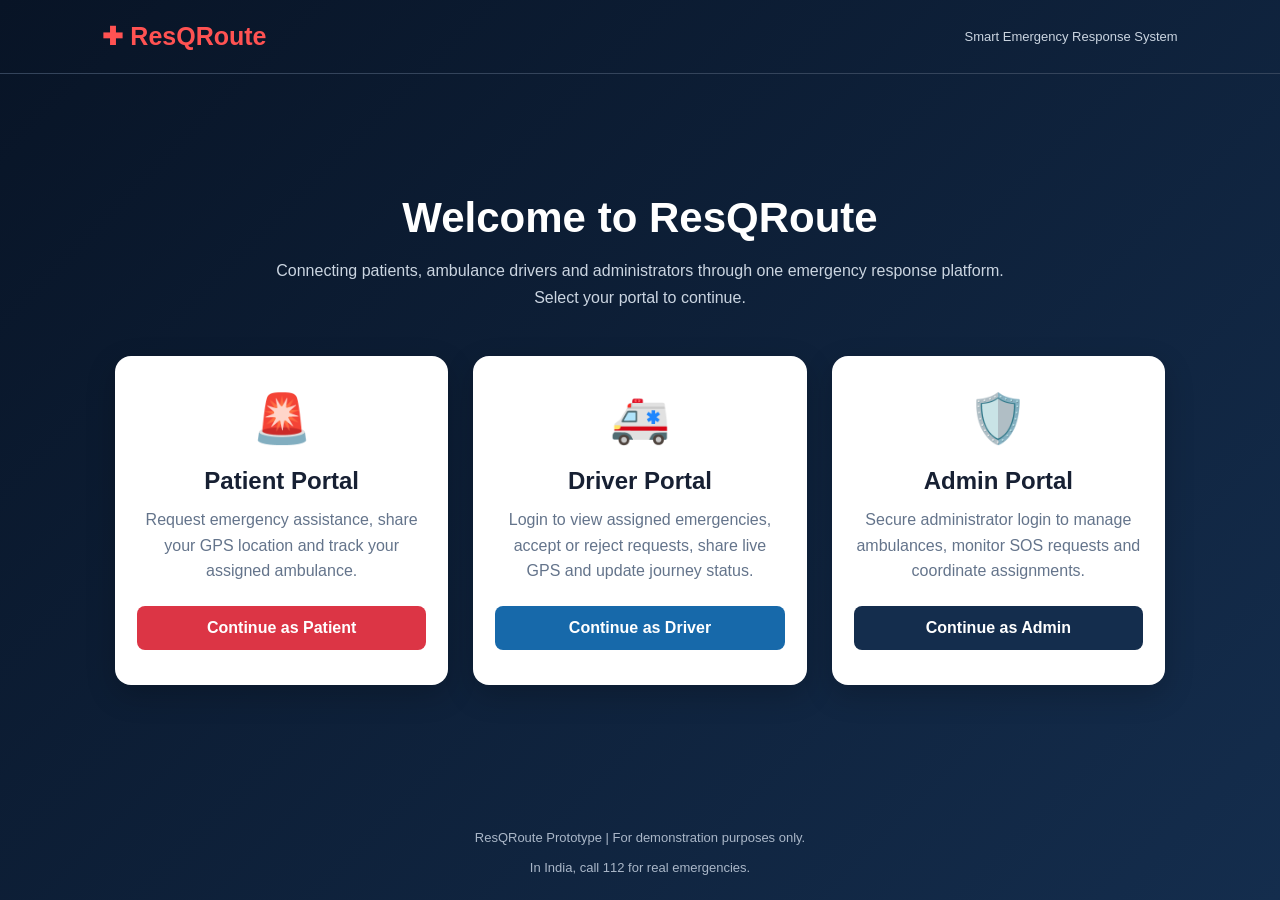
<file: templates/portals.html>
<!DOCTYPE html>
<html lang="en">
<head>
    <meta charset="UTF-8">
    <meta name="viewport" content="width=device-width, initial-scale=1.0">
    <title>ResQRoute | Select Portal</title>

    <style>
        * {
            margin: 0;
            padding: 0;
            box-sizing: border-box;
            font-family: Arial, sans-serif;
        }

        body {
            min-height: 100vh;
            background: linear-gradient(135deg, #081426, #142d4d);
            color: white;
            display: flex;
            flex-direction: column;
        }

        header {
            padding: 22px 8%;
            display: flex;
            justify-content: space-between;
            align-items: center;
            border-bottom: 1px solid #34445b;
        }

        .logo {
            font-size: 25px;
            font-weight: bold;
            color: #ff5252;
        }

        .tagline {
            color: #cbd5e1;
            font-size: 13px;
        }

        main {
            width: 100%;
            max-width: 1100px;
            margin: auto;
            padding: 75px 25px;
            text-align: center;
        }

        h1 {
            font-size: 42px;
            margin-bottom: 15px;
        }

        .intro {
            color: #cbd5e1;
            line-height: 1.7;
            margin-bottom: 45px;
        }

        .portals {
            display: grid;
            grid-template-columns: repeat(3, 1fr);
            gap: 25px;
        }

        .portal {
            background: white;
            color: #172033;
            padding: 35px 22px;
            border-radius: 16px;
            text-align: center;
            transition: 0.3s ease;
            box-shadow: 0 10px 30px rgba(0,0,0,0.2);
        }

        .portal:hover {
            transform: translateY(-8px);
            box-shadow: 0 15px 35px rgba(0,0,0,0.3);
        }

        .symbol {
            font-size: 48px;
            margin-bottom: 20px;
        }

        h2 {
            margin-bottom: 12px;
        }

        .portal p {
            color: #64748b;
            line-height: 1.6;
            min-height: 75px;
        }

        .portal a {
            display: block;
            margin-top: 22px;
            padding: 13px;
            background: #1769aa;
            color: white;
            text-decoration: none;
            border-radius: 8px;
            font-weight: bold;
            transition: 0.2s;
        }

        .portal a:hover {
            opacity: 0.85;
        }

        .patient a {
            background: #dc3545;
        }

        .driver a {
            background: #1769aa;
        }

        .admin a {
            background: #142d4d;
        }

        footer {
            text-align: center;
            padding: 25px;
            color: #aab7c8;
            font-size: 13px;
        }

        @media(max-width: 750px) {
            .portals {
                grid-template-columns: 1fr;
            }

            h1 {
                font-size: 30px;
            }

            header {
                padding: 18px 5%;
            }

            .tagline {
                font-size: 11px;
            }
        }
    </style>
</head>

<body>

<header>
    <div class="logo">✚ ResQRoute</div>
    <div class="tagline">Smart Emergency Response System</div>
</header>

<main>

    <h1>Welcome to ResQRoute</h1>

    <p class="intro">
        Connecting patients, ambulance drivers and administrators
        through one emergency response platform.
        <br>
        Select your portal to continue.
    </p>

    <div class="portals">

        <!-- PATIENT PORTAL -->
        <div class="portal patient">
            <div class="symbol">🚨</div>

            <h2>Patient Portal</h2>

            <p>
                Request emergency assistance, share your GPS
                location and track your assigned ambulance.
            </p>

            <a href="/patient">
                Continue as Patient
            </a>
        </div>

        <!-- DRIVER PORTAL -->
        <div class="portal driver">
            <div class="symbol">🚑</div>

            <h2>Driver Portal</h2>

            <p>
                Login to view assigned emergencies, accept or reject
                requests, share live GPS and update journey status.
            </p>

            <a href="/driver-login">
                Continue as Driver
            </a>
        </div>

        <!-- ADMIN PORTAL -->
        <div class="portal admin">
            <div class="symbol">🛡️</div>

            <h2>Admin Portal</h2>

            <p>
                Secure administrator login to manage ambulances,
                monitor SOS requests and coordinate assignments.
            </p>

            <a href="/admin-login">
                Continue as Admin
            </a>
        </div>

    </div>

</main>

<footer>
    ResQRoute Prototype | For demonstration purposes only.
    <br><br>
    In India, call 112 for real emergencies.
</footer>

</body>
</html>
</file>
